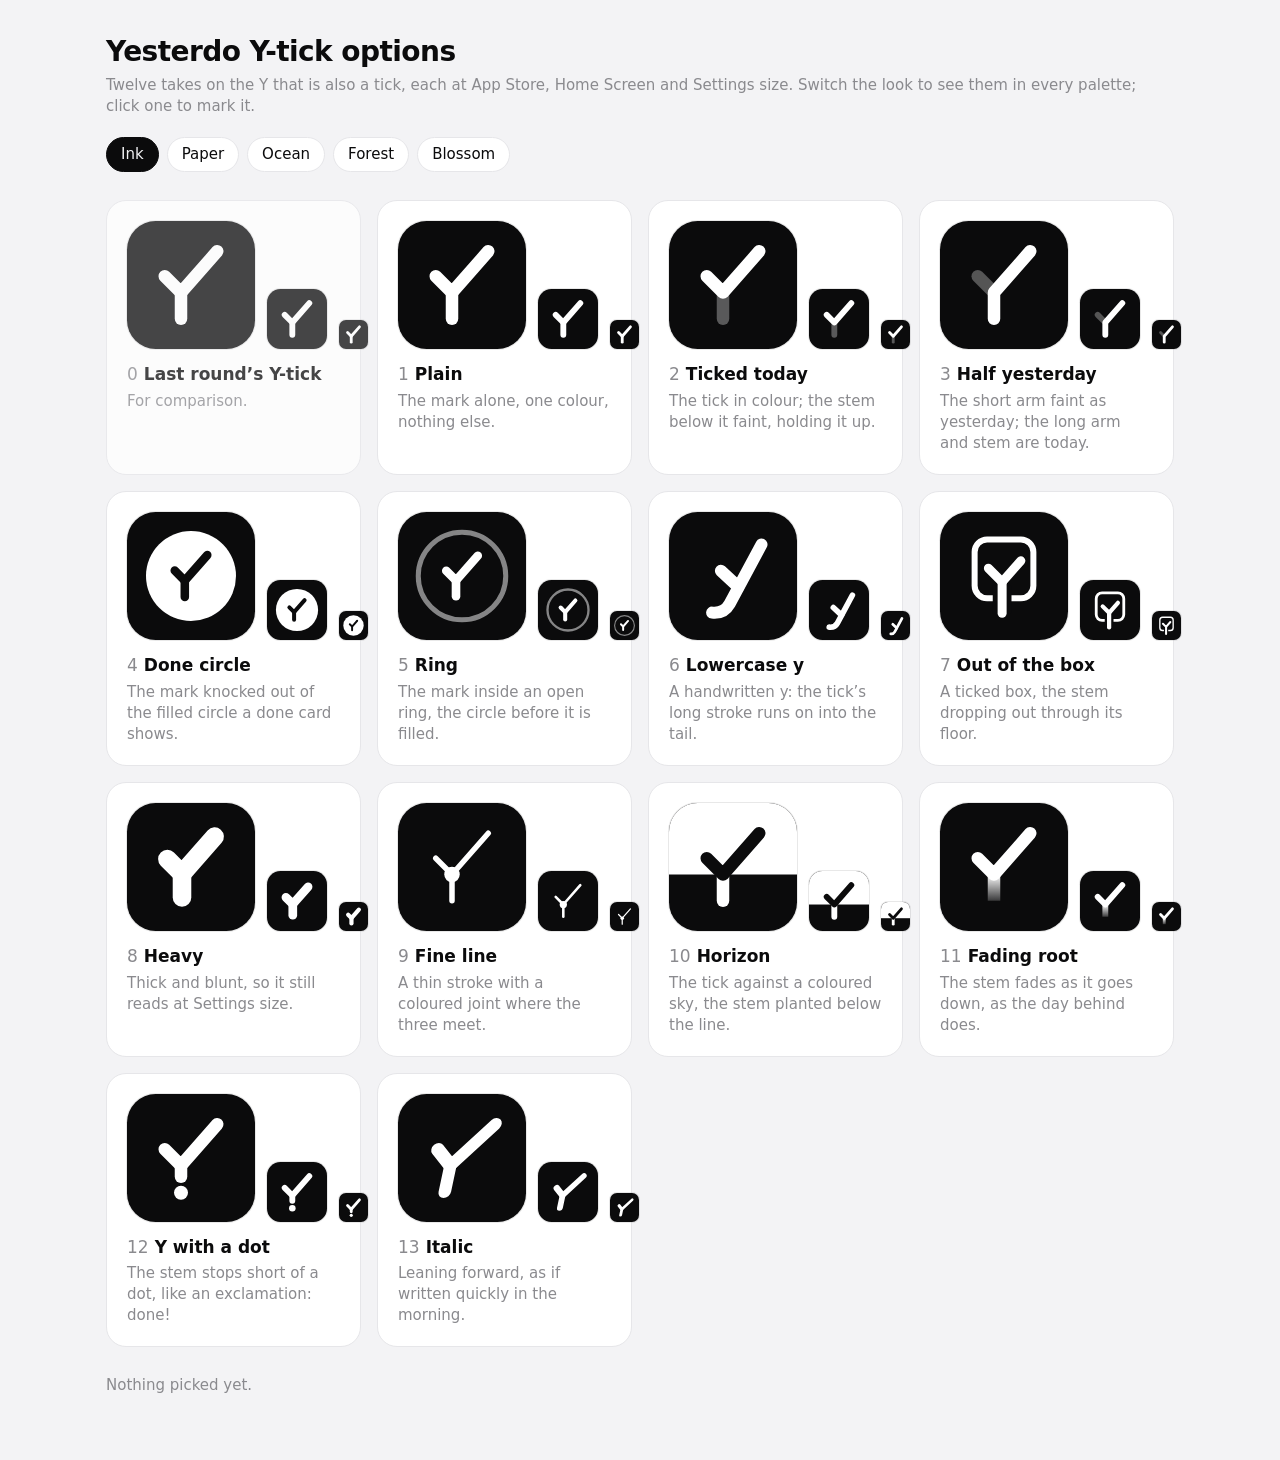
<file: design/icon-options-y.html>
<!doctype html>
<html lang="en">
<head>
<meta charset="utf-8">
<meta name="viewport" content="width=device-width, initial-scale=1">
<title>Yesterdo Y Icons</title>
<style>
  :root {
    --page: #f3f3f5; --card: #ffffff; --text: #0b0b0c; --sub: #8a8a8e; --line: #e6e6e9;
    --bg: #0b0b0c; --fg: #ffffff; --accent: #ffffff;
  }
  @media (prefers-color-scheme: dark) {
    :root { --page: #000; --card: #131315; --text: #f5f5f7; --sub: #8a8a8e; --line: #2c2c31; }
  }
  body[data-look="ink"]     { --bg: #0b0b0c; --fg: #ffffff; --accent: #ffffff; }
  body[data-look="paper"]   { --bg: #ffffff; --fg: #0b0b0c; --accent: #0b0b0c; }
  body[data-look="ocean"]   { --bg: #0a1220; --fg: #f4f7fb; --accent: #7fb2ff; }
  body[data-look="forest"]  { --bg: #0b140c; --fg: #f5f8f3; --accent: #8cd19a; }
  body[data-look="blossom"] { --bg: #170a11; --fg: #fcf5f8; --accent: #f49ac1; }

  * { box-sizing: border-box; }
  body { margin: 0; background: var(--page); color: var(--text);
         font: 15px/1.4 -apple-system, BlinkMacSystemFont, "SF Pro Text", system-ui, sans-serif; }
  main { max-width: 1100px; margin: 0 auto; padding: 32px 16px 64px; }
  h1 { font-size: 28px; margin: 0 0 4px; letter-spacing: -0.02em; }
  p.lead { color: var(--sub); margin: 0 0 20px; }
  .looks { display: flex; flex-wrap: wrap; gap: 8px; margin-bottom: 28px; }
  .looks button { border: 1px solid var(--line); background: var(--card); color: var(--text);
                  padding: 6px 14px; border-radius: 999px; font: inherit; cursor: pointer; }
  .looks button[aria-pressed="true"] { background: var(--text); color: var(--page); border-color: var(--text); }
  .grid { display: grid; grid-template-columns: repeat(auto-fill, minmax(240px, 1fr)); gap: 16px; }
  .opt { background: var(--card); border: 1px solid var(--line); border-radius: 20px; padding: 20px;
         display: flex; flex-direction: column; gap: 14px; cursor: pointer; transition: border-color .15s; }
  .opt.picked { border-color: var(--text); box-shadow: 0 0 0 2px var(--text); }
  .icons { display: flex; align-items: flex-end; gap: 12px; }
  .icon { background: var(--bg); border-radius: 22.37%; overflow: hidden; flex: none;
          box-shadow: 0 0 0 1px rgba(127,127,127,.18); }
  .icon svg { display: block; width: 100%; height: 100%; }
  .big { width: 128px; height: 128px; }
  .small { width: 60px; height: 60px; }
  .tiny { width: 29px; height: 29px; border-radius: 7px; }
  h2 { font-size: 17px; margin: 0; }
  h2 span { color: var(--sub); font-weight: 500; margin-right: 6px; }
  .opt p { margin: 4px 0 0; color: var(--sub); }
  .current { opacity: .75; }
  footer { margin-top: 28px; color: var(--sub); }

  .f  { fill: var(--fg); }   .a  { fill: var(--accent); }   .b  { fill: var(--bg); }
  .sf { stroke: var(--fg); fill: none; }  .sa { stroke: var(--accent); fill: none; }
  .sb { stroke: var(--bg); fill: none; }
  svg path, svg line, svg circle { stroke-linecap: round; stroke-linejoin: round; }
</style>
</head>
<body data-look="ink">
<main>
  <h1>Yesterdo Y-tick options</h1>
  <p class="lead">Twelve takes on the Y that is also a tick, each at App Store, Home Screen and Settings size. Switch the look to see them in every palette; click one to mark it.</p>
  <div class="looks" id="looks">
    <button data-look="ink" aria-pressed="true">Ink</button>
    <button data-look="paper">Paper</button>
    <button data-look="ocean">Ocean</button>
    <button data-look="forest">Forest</button>
    <button data-look="blossom">Blossom</button>
  </div>
  <div class="grid" id="grid"></div>
  <footer id="pick">Nothing picked yet.</footer>
</main>
<script>
  // The Y-tick: a short arm, a long arm, and a stem dropped from the joint.
  const T = 'M350 470 L480 600 L770 270', S = 'M480 600 L480 810';
  const C = 'translate(-48 -28)';
  const inCircle = s => `translate(512 512) scale(${s}) translate(-560 -540)`;
  const options = [
    ['Last round’s Y-tick', 'For comparison.', `<g transform="${C}">
      <path d="${T}" class="sf" stroke-width="100"/><path d="${S}" class="sa" stroke-width="100"/></g>`, true],
    ['Plain', 'The mark alone, one colour, nothing else.', `<g transform="${C}">
      <path d="${T}" class="sf" stroke-width="100"/><path d="${S}" class="sf" stroke-width="100"/></g>`],
    ['Ticked today', 'The tick in colour; the stem below it faint, holding it up.', `<g transform="${C}">
      <path d="${S}" class="sf" stroke-width="100" opacity=".32"/><path d="${T}" class="sa" stroke-width="100"/></g>`],
    ['Half yesterday', 'The short arm faint as yesterday; the long arm and stem are today.', `<g transform="${C}">
      <path d="M350 470 L480 600" class="sf" stroke-width="100" opacity=".3"/>
      <path d="M770 270 L480 600 L480 810" class="sa" stroke-width="100"/></g>`],
    ['Done circle', 'The mark knocked out of the filled circle a done card shows.', `
      <circle cx="512" cy="512" r="360" class="a"/>
      <g transform="${inCircle(.62)}"><path d="${T}" class="sb" stroke-width="110"/><path d="${S}" class="sb" stroke-width="110"/></g>`],
    ['Ring', 'The mark inside an open ring, the circle before it is filled.', `
      <circle cx="512" cy="512" r="350" class="sf" stroke-width="40" opacity=".5"/>
      <g transform="${inCircle(.6)}"><path d="${T}" class="sa" stroke-width="115"/><path d="${S}" class="sa" stroke-width="115"/></g>`],
    ['Lowercase y', 'A handwritten y: the tick’s long stroke runs on into the tail.', `
      <path d="M415 470 L555 600" class="sf" stroke-width="96"/>
      <path d="M740 260 L485 735 Q440 815 345 805" class="sa" stroke-width="96"/>`],
    ['Out of the box', 'A ticked box, the stem dropping out through its floor.', `<g transform="translate(27 -10)">
      <rect x="250" y="230" width="470" height="470" rx="100" class="sf" stroke-width="48"/>
      <path d="M470 600 L470 820" class="sb" stroke-width="150" style="stroke-linecap:butt"/>
      <path d="M360 460 L470 570 L620 400" class="sa" stroke-width="72"/>
      <path d="M470 570 L470 820" class="sa" stroke-width="72"/></g>`],
    ['Heavy', 'Thick and blunt, so it still reads at Settings size.', `<g transform="translate(512 512) scale(.9) translate(-560 -540)">
      <path d="${T}" class="sf" stroke-width="165"/><path d="${S}" class="sf" stroke-width="165"/></g>`],
    ['Fine line', 'A thin stroke with a coloured joint where the three meet.', `<g transform="${C}">
      <path d="${T}" class="sf" stroke-width="44"/><path d="${S}" class="sf" stroke-width="44"/>
      <circle cx="480" cy="600" r="62" class="a"/></g>`],
    ['Horizon', 'The tick against a coloured sky, the stem planted below the line.', `
      <rect x="0" y="0" width="1024" height="572" class="a"/>
      <g transform="${C}"><path d="${S}" class="sf" stroke-width="100"/><path d="${T}" class="sb" stroke-width="100"/></g>`],
    ['Fading root', 'The stem fades as it goes down, as the day behind does.', `
      <defs><linearGradient id="root" gradientUnits="userSpaceOnUse" x1="0" y1="600" x2="0" y2="860">
        <stop offset="0" style="stop-color:var(--fg)"/><stop offset="1" style="stop-color:var(--fg);stop-opacity:0"/></linearGradient></defs>
      <g transform="${C}"><path d="${S}" stroke="url(#root)" fill="none" stroke-width="100" style="stroke-linecap:butt"/>
      <path d="${T}" class="sa" stroke-width="100"/></g>`],
    ['Y with a dot', 'The stem stops short of a dot, like an exclamation: done!', `<g transform="${C}">
      <path d="${T}" class="sf" stroke-width="100"/><path d="M480 600 L480 690" class="sf" stroke-width="100"/>
      <circle cx="480" cy="818" r="56" class="a"/></g>`],
    ['Italic', 'Leaning forward, as if written quickly in the morning.', `<g transform="translate(512 512) skewX(-12) translate(-512 -512)"><g transform="${C}">
      <path d="${T}" class="sf" stroke-width="100"/><path d="${S}" class="sa" stroke-width="100"/></g></g>`],
  ];
  const grid = document.getElementById('grid');
  options.forEach(([name, idea, art, ref], n) => {
    const opt = document.createElement('section');
    opt.className = 'opt' + (ref ? ' current' : '');
    opt.dataset.n = n;
    const svg = `<svg viewBox="0 0 1024 1024">${art}</svg>`;
    opt.innerHTML = `<div class="icons">${['big', 'small', 'tiny'].map(s => `<div class="icon ${s}">${svg}</div>`).join('')}</div>
      <div><h2><span>${n}</span>${name}</h2><p>${idea}</p></div>`;
    grid.appendChild(opt);
  });
  const looks = document.getElementById('looks');
  looks.addEventListener('click', e => {
    const b = e.target.closest('button'); if (!b) return;
    document.body.dataset.look = b.dataset.look;
    looks.querySelectorAll('button').forEach(x => x.setAttribute('aria-pressed', x === b));
  });
  const pick = document.getElementById('pick');
  grid.addEventListener('click', e => {
    const opt = e.target.closest('.opt'); if (!opt) return;
    document.querySelectorAll('.opt').forEach(o => o.classList.toggle('picked', o === opt));
    pick.textContent = 'Picked: #' + opt.dataset.n + ' ' + opt.querySelector('h2').lastChild.textContent;
  });
</script>
</body>
</html>
</file>
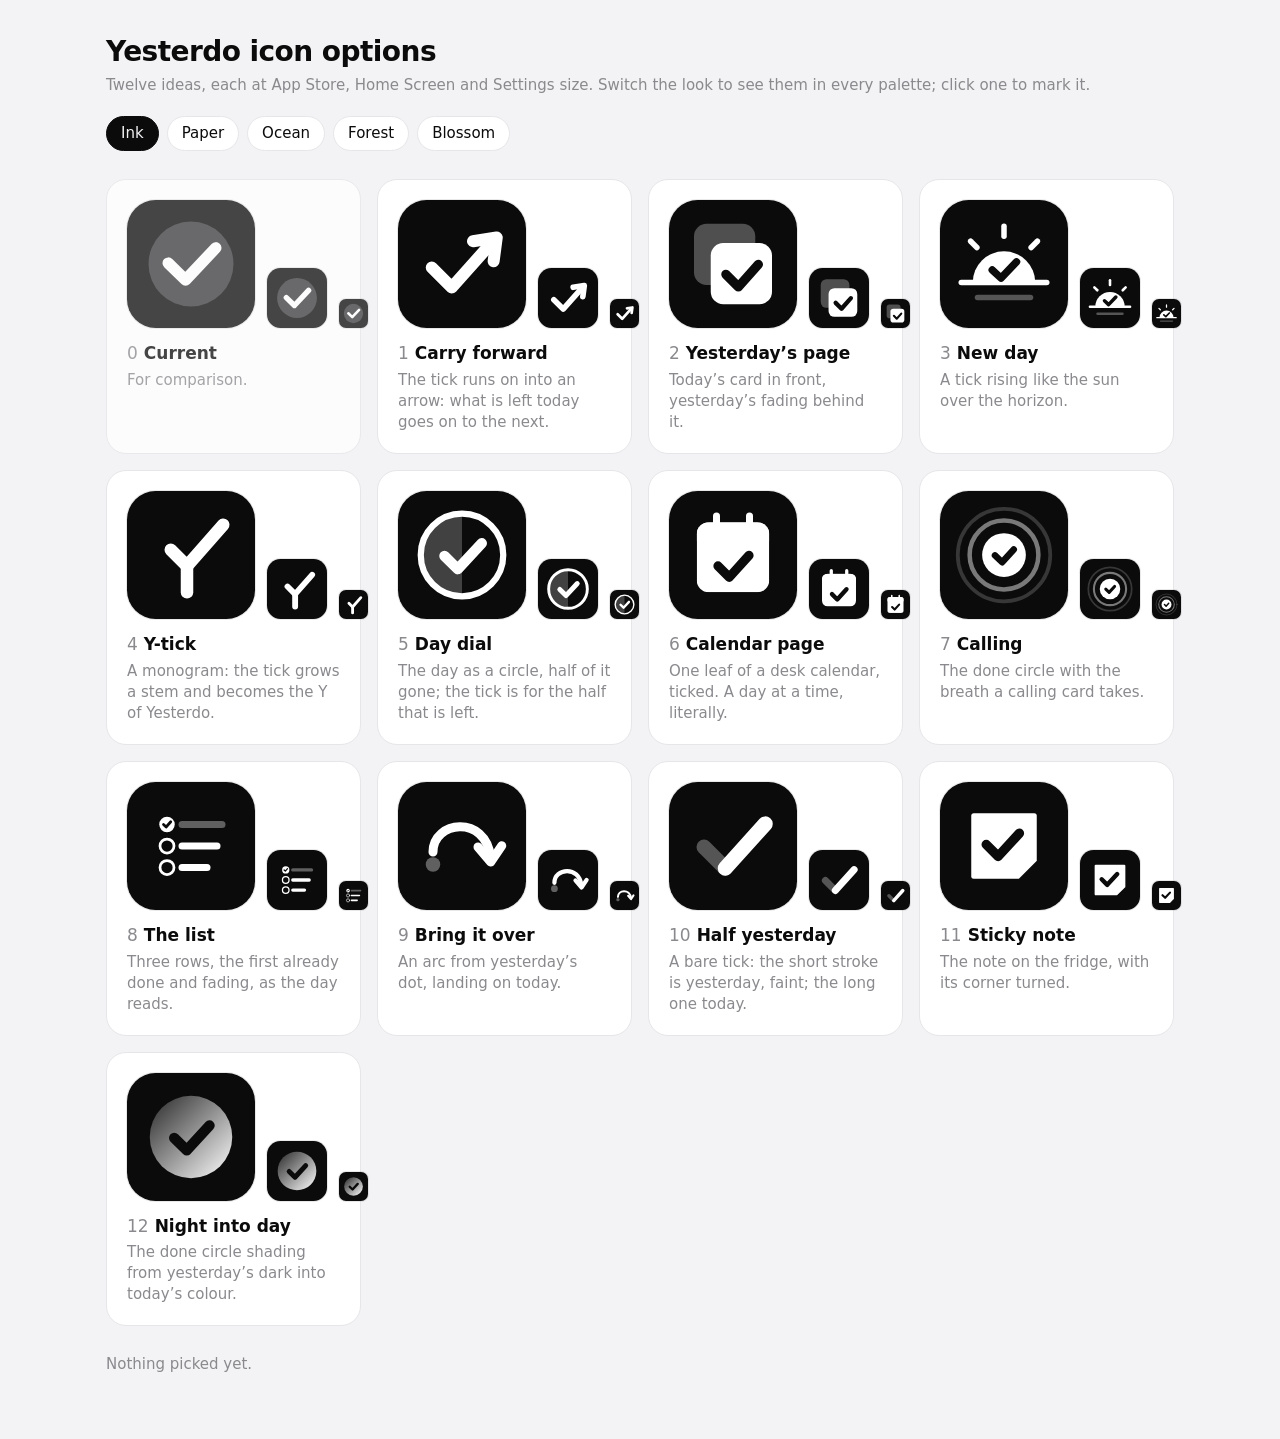
<file: design/icon-options.html>
<!doctype html>
<html lang="en">
<head>
<meta charset="utf-8">
<meta name="viewport" content="width=device-width, initial-scale=1">
<title>Yesterdo Icons</title>
<style>
  :root {
    --page: #f3f3f5; --card: #ffffff; --text: #0b0b0c; --sub: #8a8a8e; --line: #e6e6e9;
    --bg: #0b0b0c; --fg: #ffffff; --accent: #ffffff;
  }
  @media (prefers-color-scheme: dark) {
    :root { --page: #000; --card: #131315; --text: #f5f5f7; --sub: #8a8a8e; --line: #2c2c31; }
  }
  body[data-look="ink"]     { --bg: #0b0b0c; --fg: #ffffff; --accent: #ffffff; }
  body[data-look="paper"]   { --bg: #ffffff; --fg: #0b0b0c; --accent: #0b0b0c; }
  body[data-look="ocean"]   { --bg: #0a1220; --fg: #f4f7fb; --accent: #7fb2ff; }
  body[data-look="forest"]  { --bg: #0b140c; --fg: #f5f8f3; --accent: #8cd19a; }
  body[data-look="blossom"] { --bg: #170a11; --fg: #fcf5f8; --accent: #f49ac1; }

  * { box-sizing: border-box; }
  body { margin: 0; background: var(--page); color: var(--text);
         font: 15px/1.4 -apple-system, BlinkMacSystemFont, "SF Pro Text", system-ui, sans-serif; }
  main { max-width: 1100px; margin: 0 auto; padding: 32px 16px 64px; }
  h1 { font-size: 28px; margin: 0 0 4px; letter-spacing: -0.02em; }
  p.lead { color: var(--sub); margin: 0 0 20px; }
  .looks { display: flex; flex-wrap: wrap; gap: 8px; margin-bottom: 28px; }
  .looks button { border: 1px solid var(--line); background: var(--card); color: var(--text);
                  padding: 6px 14px; border-radius: 999px; font: inherit; cursor: pointer; }
  .looks button[aria-pressed="true"] { background: var(--text); color: var(--page); border-color: var(--text); }
  .grid { display: grid; grid-template-columns: repeat(auto-fill, minmax(240px, 1fr)); gap: 16px; }
  .opt { background: var(--card); border: 1px solid var(--line); border-radius: 20px; padding: 20px;
         display: flex; flex-direction: column; gap: 14px; cursor: pointer; transition: border-color .15s; }
  .opt.picked { border-color: var(--text); box-shadow: 0 0 0 2px var(--text); }
  .icons { display: flex; align-items: flex-end; gap: 12px; }
  .icon { background: var(--bg); border-radius: 22.37%; overflow: hidden; flex: none;
          box-shadow: 0 0 0 1px rgba(127,127,127,.18); }
  .icon svg { display: block; width: 100%; height: 100%; }
  .big { width: 128px; height: 128px; }
  .small { width: 60px; height: 60px; }
  .tiny { width: 29px; height: 29px; border-radius: 7px; }
  h2 { font-size: 17px; margin: 0; }
  h2 span { color: var(--sub); font-weight: 500; margin-right: 6px; }
  .opt p { margin: 4px 0 0; color: var(--sub); }
  .current { opacity: .75; }
  footer { margin-top: 28px; color: var(--sub); }

  .f  { fill: var(--fg); }   .a  { fill: var(--accent); }   .b  { fill: var(--bg); }
  .sf { stroke: var(--fg); fill: none; }  .sa { stroke: var(--accent); fill: none; }
  .sb { stroke: var(--bg); fill: none; }
  svg path, svg line, svg circle { stroke-linecap: round; stroke-linejoin: round; }
</style>
</head>
<body data-look="ink">
<main>
  <h1>Yesterdo icon options</h1>
  <p class="lead">Twelve ideas, each at App Store, Home Screen and Settings size. Switch the look to see them in every palette; click one to mark it.</p>
  <div class="looks" id="looks">
    <button data-look="ink" aria-pressed="true">Ink</button>
    <button data-look="paper">Paper</button>
    <button data-look="ocean">Ocean</button>
    <button data-look="forest">Forest</button>
    <button data-look="blossom">Blossom</button>
  </div>

  <div class="grid" id="grid">

    <!-- 0 current -->
    <section class="opt current" data-n="0">
      <div class="icons" data-svg>
        <svg viewBox="0 0 1024 1024">
          <circle cx="512" cy="512" r="340" class="f" opacity=".2"/>
          <path d="M330 505 L468 640 L710 383" class="sf" stroke-width="92"/>
        </svg>
      </div>
      <div><h2><span>0</span>Current</h2><p>For comparison.</p></div>
    </section>

    <!-- 1 -->
    <section class="opt" data-n="1">
      <div class="icons" data-svg>
        <svg viewBox="0 0 1024 1024">
          <path d="M270 540 L430 700 L760 330" class="sf" stroke-width="96"/>
          <path d="M600 330 L790 300 L765 490" class="sa" stroke-width="96"/>
        </svg>
      </div>
      <div><h2><span>1</span>Carry forward</h2><p>The tick runs on into an arrow: what is left today goes on to the next.</p></div>
    </section>

    <!-- 2 -->
    <section class="opt" data-n="2">
      <div class="icons" data-svg>
        <svg viewBox="0 0 1024 1024">
          <rect x="200" y="190" width="490" height="490" rx="100" class="f" opacity=".28"/>
          <rect x="334" y="344" width="490" height="490" rx="100" class="a"/>
          <path d="M455 595 L555 695 L715 515" class="sb" stroke-width="74"/>
        </svg>
      </div>
      <div><h2><span>2</span>Yesterday’s page</h2><p>Today’s card in front, yesterday’s fading behind it.</p></div>
    </section>

    <!-- 3 -->
    <section class="opt" data-n="3">
      <div class="icons" data-svg>
        <svg viewBox="0 0 1024 1024">
          <path d="M262 660 A250 250 0 0 1 762 660 Z" class="a"/>
          <line x1="170" y1="660" x2="854" y2="660" class="sf" stroke-width="44"/>
          <line x1="512" y1="210" x2="512" y2="290" class="sa" stroke-width="44"/>
          <line x1="245" y1="330" x2="295" y2="380" class="sa" stroke-width="44"/>
          <line x1="779" y1="330" x2="729" y2="380" class="sa" stroke-width="44"/>
          <path d="M418 560 L488 625 L612 495" class="sb" stroke-width="60"/>
          <line x1="300" y1="780" x2="724" y2="780" class="sf" stroke-width="44" opacity=".3"/>
        </svg>
      </div>
      <div><h2><span>3</span>New day</h2><p>A tick rising like the sun over the horizon.</p></div>
    </section>

    <!-- 4 -->
    <section class="opt" data-n="4">
      <div class="icons" data-svg>
        <svg viewBox="0 0 1024 1024">
          <path d="M350 470 L480 600 L770 270" class="sf" stroke-width="100"/>
          <line x1="480" y1="600" x2="480" y2="810" class="sa" stroke-width="100"/>
        </svg>
      </div>
      <div><h2><span>4</span>Y-tick</h2><p>A monogram: the tick grows a stem and becomes the Y of Yesterdo.</p></div>
    </section>

    <!-- 5 -->
    <section class="opt" data-n="5">
      <div class="icons" data-svg>
        <svg viewBox="0 0 1024 1024">
          <path d="M512 182 A330 330 0 0 0 512 842 Z" class="f" opacity=".22"/>
          <circle cx="512" cy="512" r="330" class="sf" stroke-width="50"/>
          <path d="M372 520 L478 625 L670 418" class="sa" stroke-width="84"/>
        </svg>
      </div>
      <div><h2><span>5</span>Day dial</h2><p>The day as a circle, half of it gone; the tick is for the half that is left.</p></div>
    </section>

    <!-- 6 -->
    <section class="opt" data-n="6">
      <div class="icons" data-svg>
        <svg viewBox="0 0 1024 1024">
          <defs><clipPath id="cal"><rect x="222" y="250" width="580" height="560" rx="96"/></clipPath></defs>
          <g clip-path="url(#cal)">
            <rect x="222" y="250" width="580" height="560" class="f"/>
            <rect x="222" y="250" width="580" height="150" class="a"/>
          </g>
          <line x1="380" y1="200" x2="380" y2="300" class="sf" stroke-width="56"/>
          <line x1="644" y1="200" x2="644" y2="300" class="sf" stroke-width="56"/>
          <path d="M392 600 L482 690 L640 515" class="sb" stroke-width="74"/>
        </svg>
      </div>
      <div><h2><span>6</span>Calendar page</h2><p>One leaf of a desk calendar, ticked. A day at a time, literally.</p></div>
    </section>

    <!-- 7 -->
    <section class="opt" data-n="7">
      <div class="icons" data-svg>
        <svg viewBox="0 0 1024 1024">
          <circle cx="512" cy="512" r="370" class="sa" stroke-width="30" opacity=".18"/>
          <circle cx="512" cy="512" r="275" class="sa" stroke-width="36" opacity=".45"/>
          <circle cx="512" cy="512" r="175" class="a"/>
          <path d="M440 515 L497 570 L590 468" class="sb" stroke-width="52"/>
        </svg>
      </div>
      <div><h2><span>7</span>Calling</h2><p>The done circle with the breath a calling card takes.</p></div>
    </section>

    <!-- 8 -->
    <section class="opt" data-n="8">
      <div class="icons" data-svg>
        <svg viewBox="0 0 1024 1024">
          <circle cx="320" cy="340" r="62" class="a"/>
          <path d="M292 340 L313 360 L350 318" class="sb" stroke-width="22"/>
          <line x1="440" y1="340" x2="760" y2="340" class="sf" stroke-width="56" opacity=".35"/>
          <circle cx="320" cy="512" r="56" class="sf" stroke-width="22"/>
          <line x1="440" y1="512" x2="720" y2="512" class="sf" stroke-width="56"/>
          <circle cx="320" cy="684" r="56" class="sf" stroke-width="22"/>
          <line x1="440" y1="684" x2="640" y2="684" class="sf" stroke-width="56"/>
        </svg>
      </div>
      <div><h2><span>8</span>The list</h2><p>Three rows, the first already done and fading, as the day reads.</p></div>
    </section>

    <!-- 9 -->
    <section class="opt" data-n="9">
      <div class="icons" data-svg>
        <svg viewBox="0 0 1024 1024">
          <circle cx="280" cy="660" r="58" class="f" opacity=".35"/>
          <path d="M280 560 C280 310, 700 260, 740 600" class="sf" stroke-width="72"/>
          <path d="M640 520 L742 640 L830 510" class="sa" stroke-width="72"/>
        </svg>
      </div>
      <div><h2><span>9</span>Bring it over</h2><p>An arc from yesterday’s dot, landing on today.</p></div>
    </section>

    <!-- 10 -->
    <section class="opt" data-n="10">
      <div class="icons" data-svg>
        <svg viewBox="0 0 1024 1024">
          <path d="M280 520 L450 690" class="sf" stroke-width="120" opacity=".3"/>
          <path d="M450 690 L770 335" class="sa" stroke-width="120"/>
        </svg>
      </div>
      <div><h2><span>10</span>Half yesterday</h2><p>A bare tick: the short stroke is yesterday, faint; the long one today.</p></div>
    </section>

    <!-- 11 -->
    <section class="opt" data-n="11">
      <div class="icons" data-svg>
        <svg viewBox="0 0 1024 1024">
          <path d="M250 270 Q250 250 270 250 H754 Q774 250 774 270 V630 L630 774 H270 Q250 774 250 754 Z" class="a"/>
          <path d="M774 630 H660 Q630 630 630 660 V774 Z" class="f" opacity=".45"/>
          <path d="M370 500 L465 595 L635 410" class="sb" stroke-width="76"/>
        </svg>
      </div>
      <div><h2><span>11</span>Sticky note</h2><p>The note on the fridge, with its corner turned.</p></div>
    </section>

    <!-- 12 -->
    <section class="opt" data-n="12">
      <div class="icons" data-svg>
        <svg viewBox="0 0 1024 1024">
          <defs>
            <linearGradient id="dusk" x1="0" y1="0" x2="1" y2="1">
              <stop offset="0" style="stop-color:var(--fg);stop-opacity:.12"/>
              <stop offset="1" style="stop-color:var(--accent)"/>
            </linearGradient>
          </defs>
          <circle cx="512" cy="512" r="330" fill="url(#dusk)"/>
          <path d="M378 520 L478 618 L660 420" class="sb" stroke-width="84"/>
        </svg>
      </div>
      <div><h2><span>12</span>Night into day</h2><p>The done circle shading from yesterday’s dark into today’s colour.</p></div>
    </section>

  </div>
  <footer id="pick">Nothing picked yet.</footer>
</main>
<script>
  // Repeat each icon at three sizes.
  document.querySelectorAll('[data-svg]').forEach(box => {
    const svg = box.querySelector('svg');
    box.innerHTML = '';
    ['big', 'small', 'tiny'].forEach(size => {
      const tile = document.createElement('div');
      tile.className = 'icon ' + size;
      tile.appendChild(svg.cloneNode(true));
      box.appendChild(tile);
    });
  });
  const looks = document.getElementById('looks');
  looks.addEventListener('click', e => {
    const b = e.target.closest('button'); if (!b) return;
    document.body.dataset.look = b.dataset.look;
    looks.querySelectorAll('button').forEach(x => x.setAttribute('aria-pressed', x === b));
  });
  const pick = document.getElementById('pick');
  document.getElementById('grid').addEventListener('click', e => {
    const opt = e.target.closest('.opt'); if (!opt) return;
    document.querySelectorAll('.opt').forEach(o => o.classList.toggle('picked', o === opt));
    pick.textContent = 'Picked: #' + opt.dataset.n + ' ' + opt.querySelector('h2').lastChild.textContent;
  });
</script>
</body>
</html>
</file>
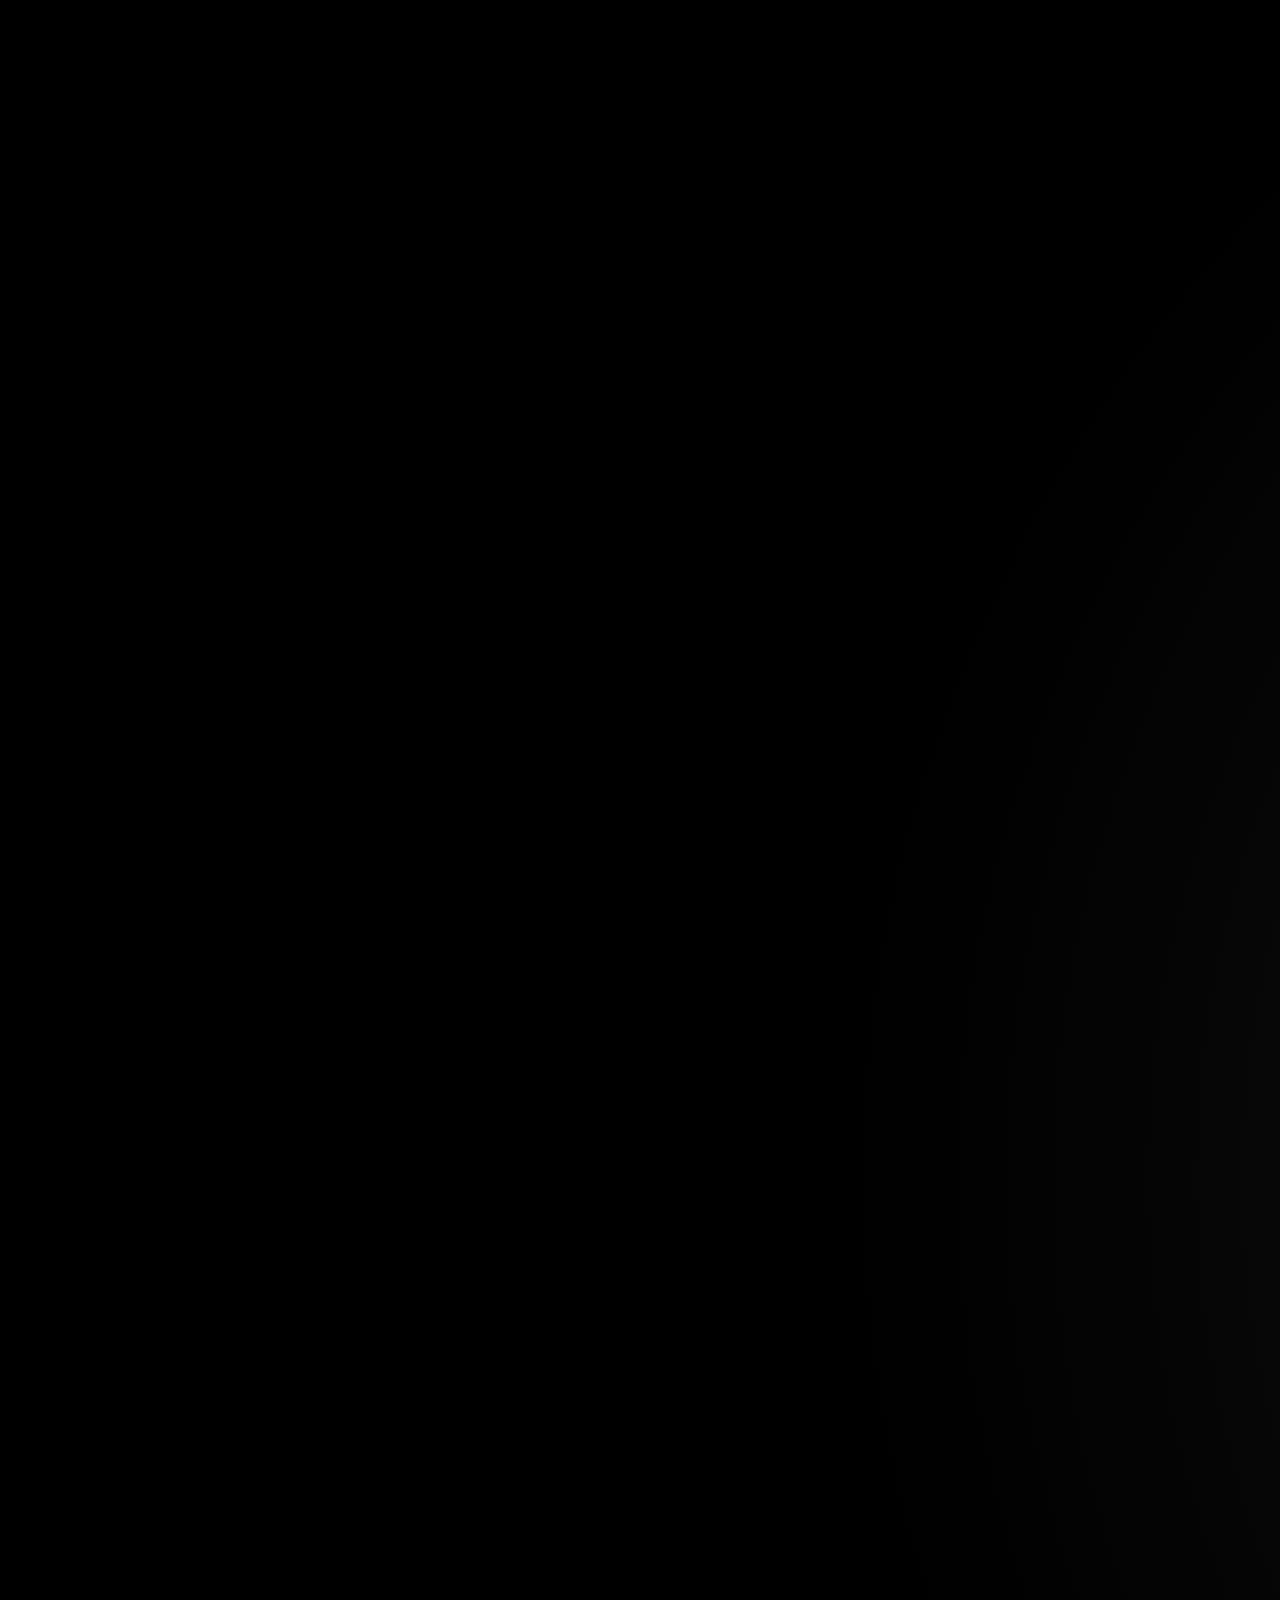
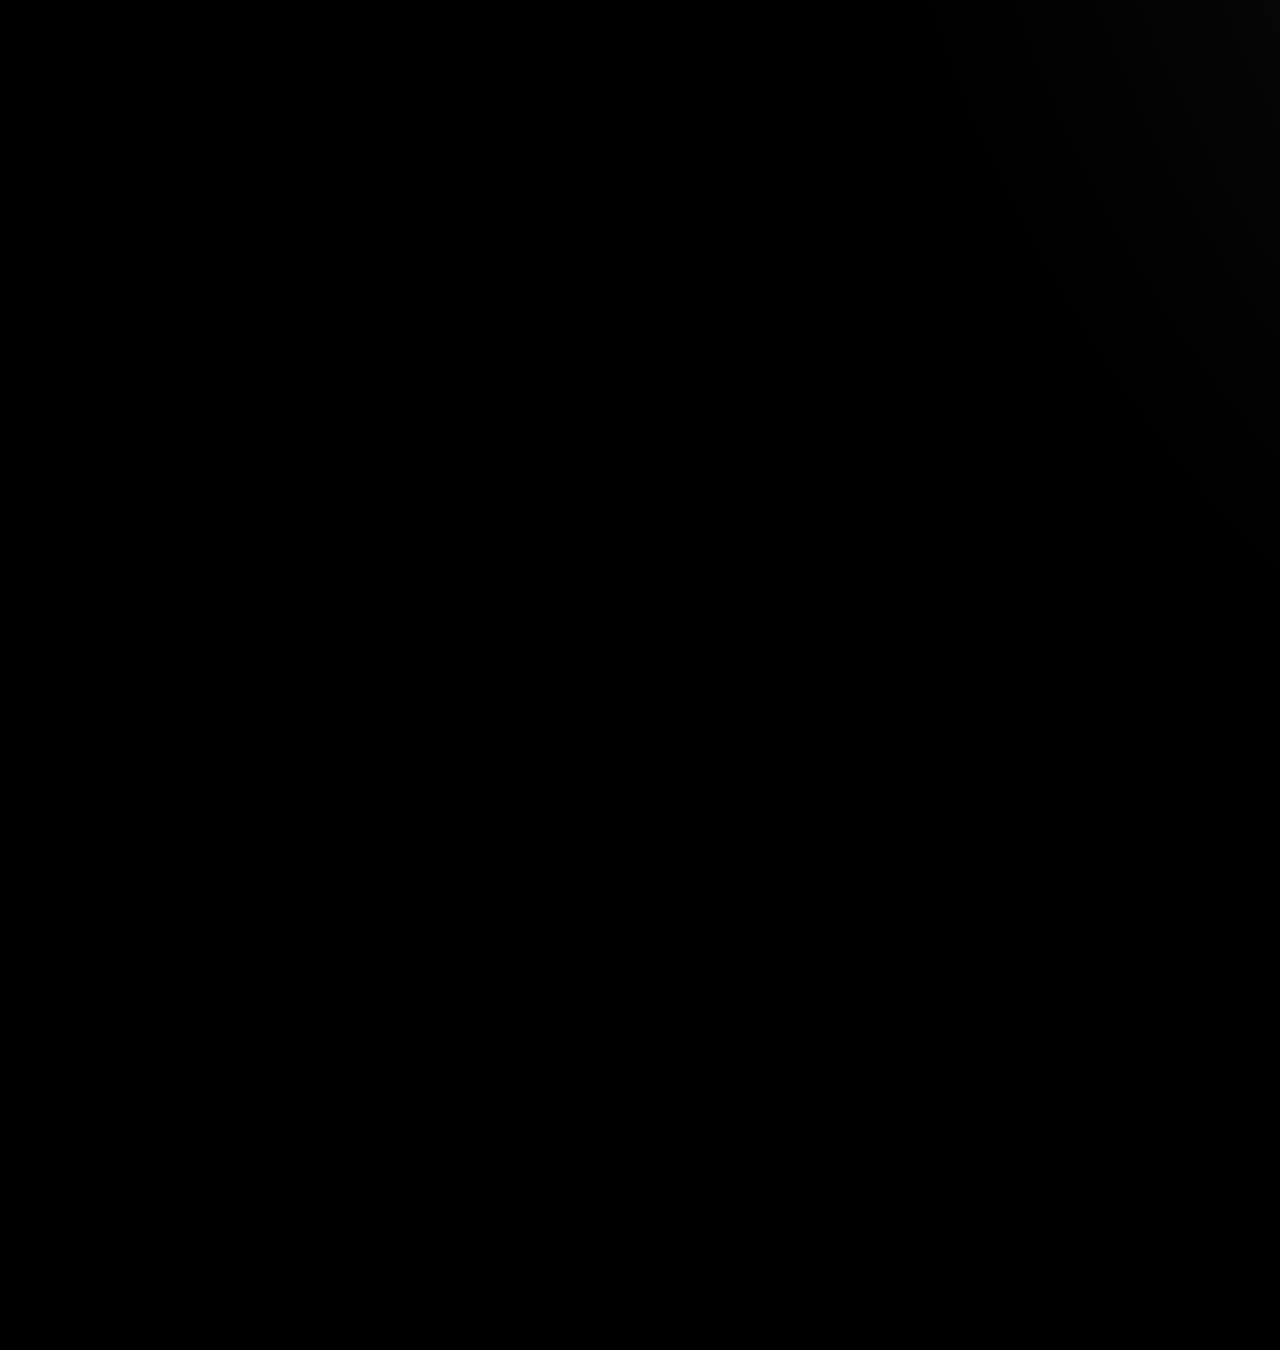
<file: design/store/header.html>
<!doctype html><html><head><meta charset="utf-8"><style>
html,body{margin:0;width:5244px;height:2950px;overflow:hidden}
/* iPhone shows only a narrow middle strip, and the app's card covers the
   lower part, so the mark alone sits centred, a little above the middle. */
body{background:radial-gradient(ellipse 45% 70% at 50% 40%,#1c1c20 0%,#000 75%);position:relative}
svg{position:absolute;left:50%;top:40%;width:1100px;height:1100px;transform:translate(-50%,-50%)}
</style></head><body>
<svg viewBox="0 0 1024 1024"><g transform="translate(-48 -28)" fill="none" stroke="#fff" stroke-width="100" stroke-linecap="round" stroke-linejoin="round"><path d="M350 470 L480 600 L770 270"/><path d="M480 600 L480 810"/></g></svg>
</body></html>
</file>
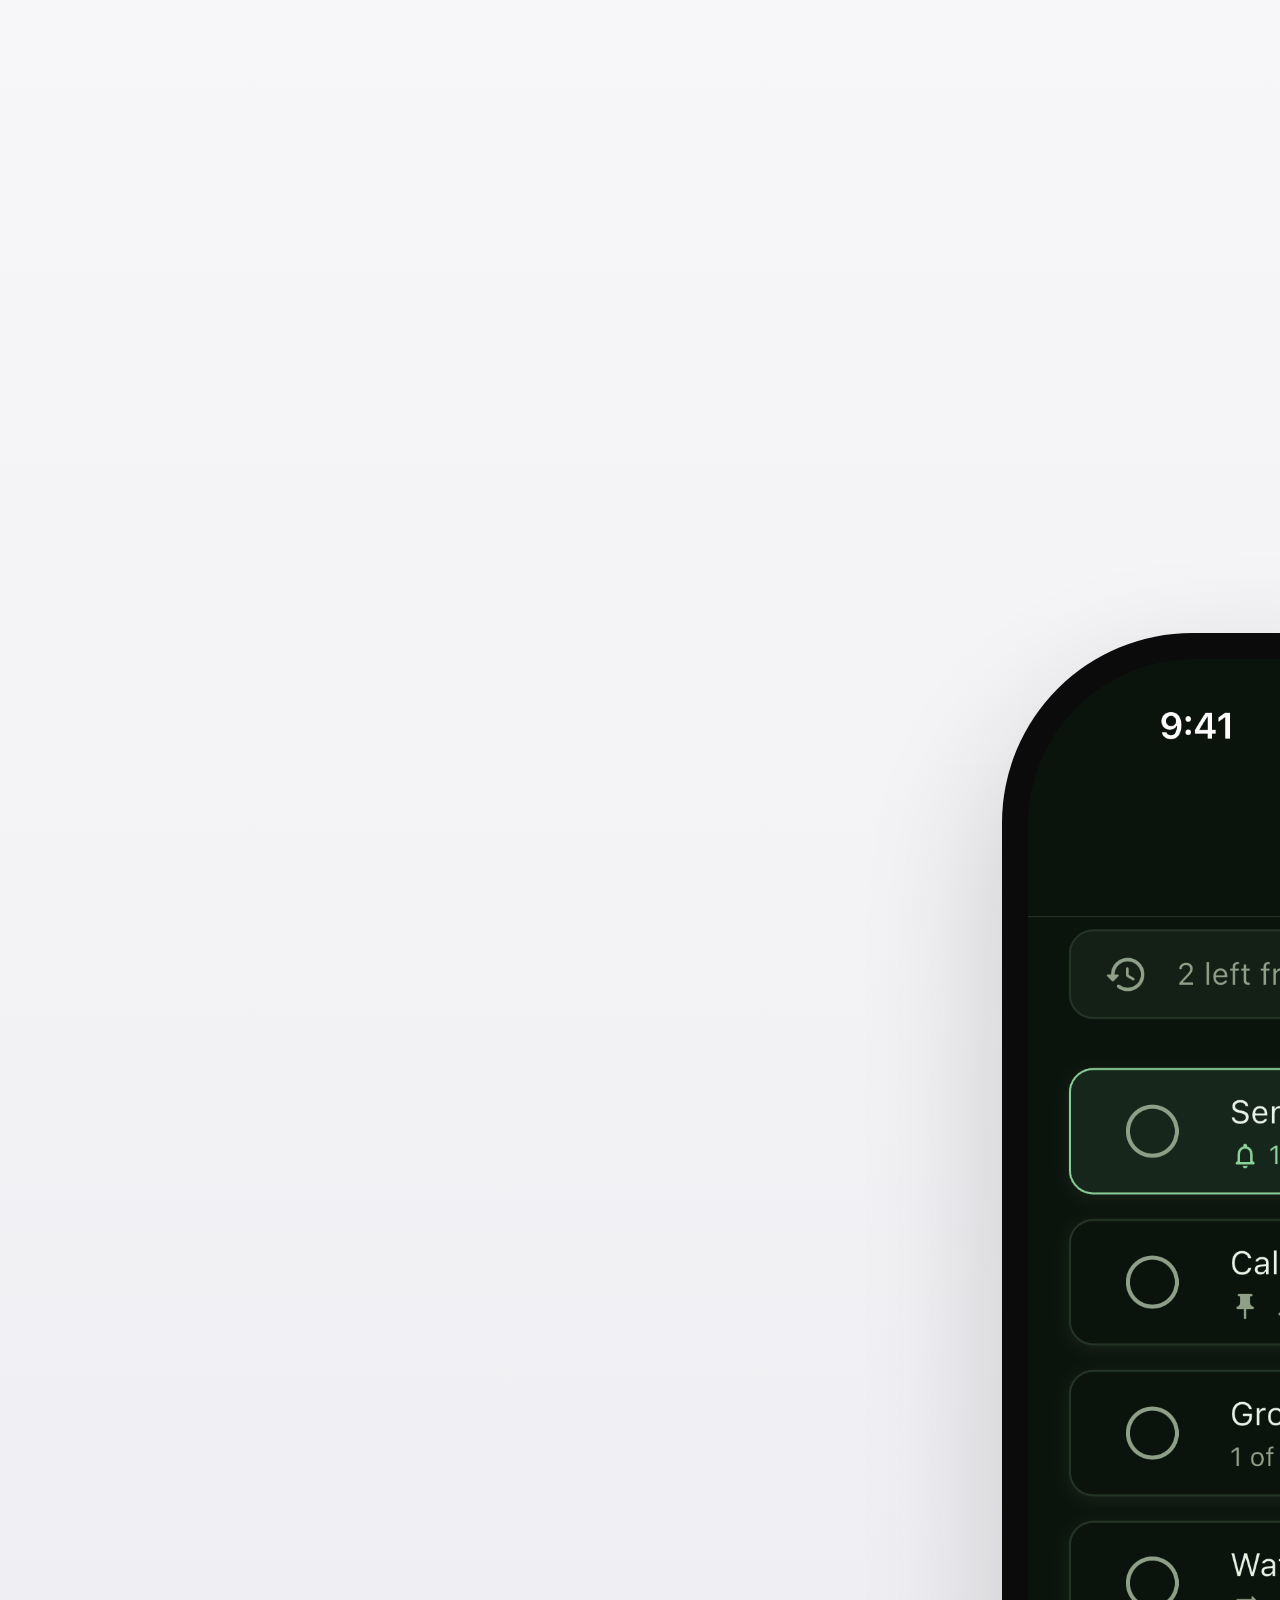
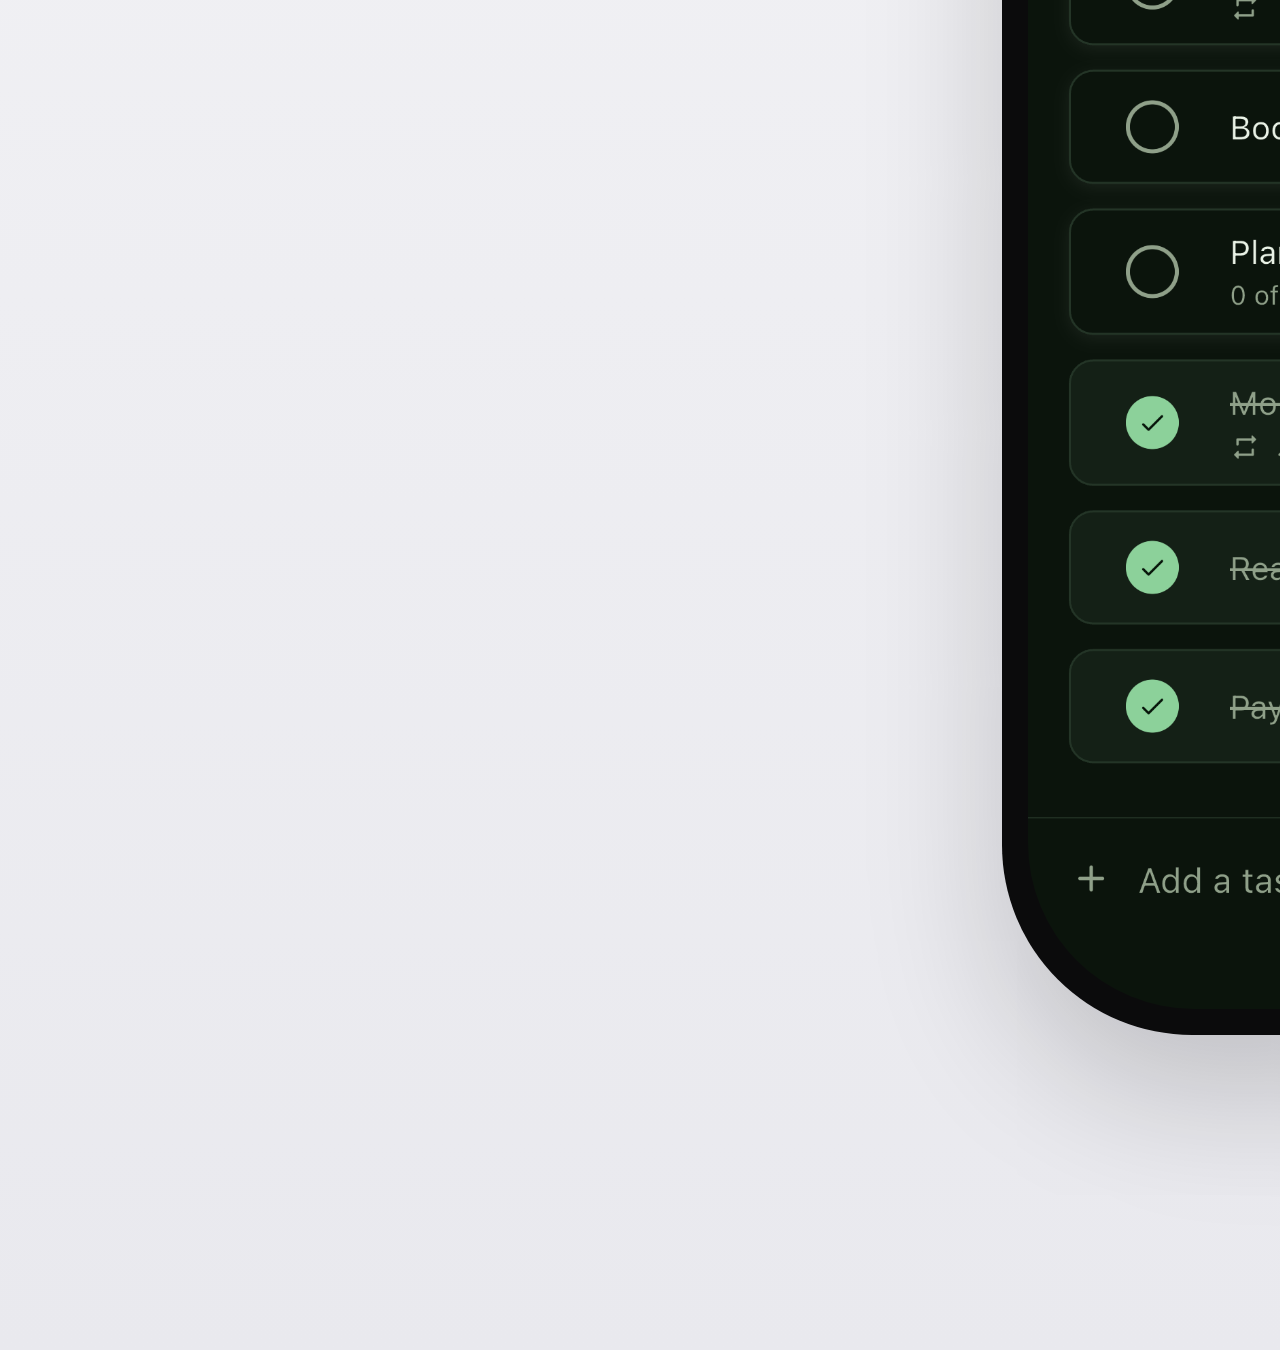
<file: design/store/search.html>
<!doctype html><html><head><meta charset="utf-8"><style>
html,body{margin:0;width:5244px;height:2950px;overflow:hidden}
body{background:linear-gradient(180deg,#f7f7f9,#e9e9ee);display:flex;flex-direction:column;align-items:center;justify-content:center;gap:120px;font-family:-apple-system,"SF Pro Display",system-ui,sans-serif;color:#0b0b0c}
h1{margin:0;font-size:170px;font-weight:600;letter-spacing:-4px}
.row{display:flex;align-items:center;gap:150px}
.phone{background:#0b0b0c;padding:26px;border-radius:190px;box-shadow:0 60px 140px rgba(0,0,0,.18)}
.phone img{display:block;height:2150px;border-radius:166px}
.side .phone img{height:1950px}
</style></head><body>
<h1>Be present. Make progress.</h1>
<div class="row">
<div class="side"><div class="phone"><img src="../../ios/fastlane/screenshots/en-US/iphone-3.png"></div></div>
<div class="phone"><img src="../../ios/fastlane/screenshots/en-US/iphone-1.png"></div>
<div class="side"><div class="phone"><img src="../../ios/fastlane/screenshots/en-US/iphone-6.png"></div></div>
</div></body></html>
</file>
